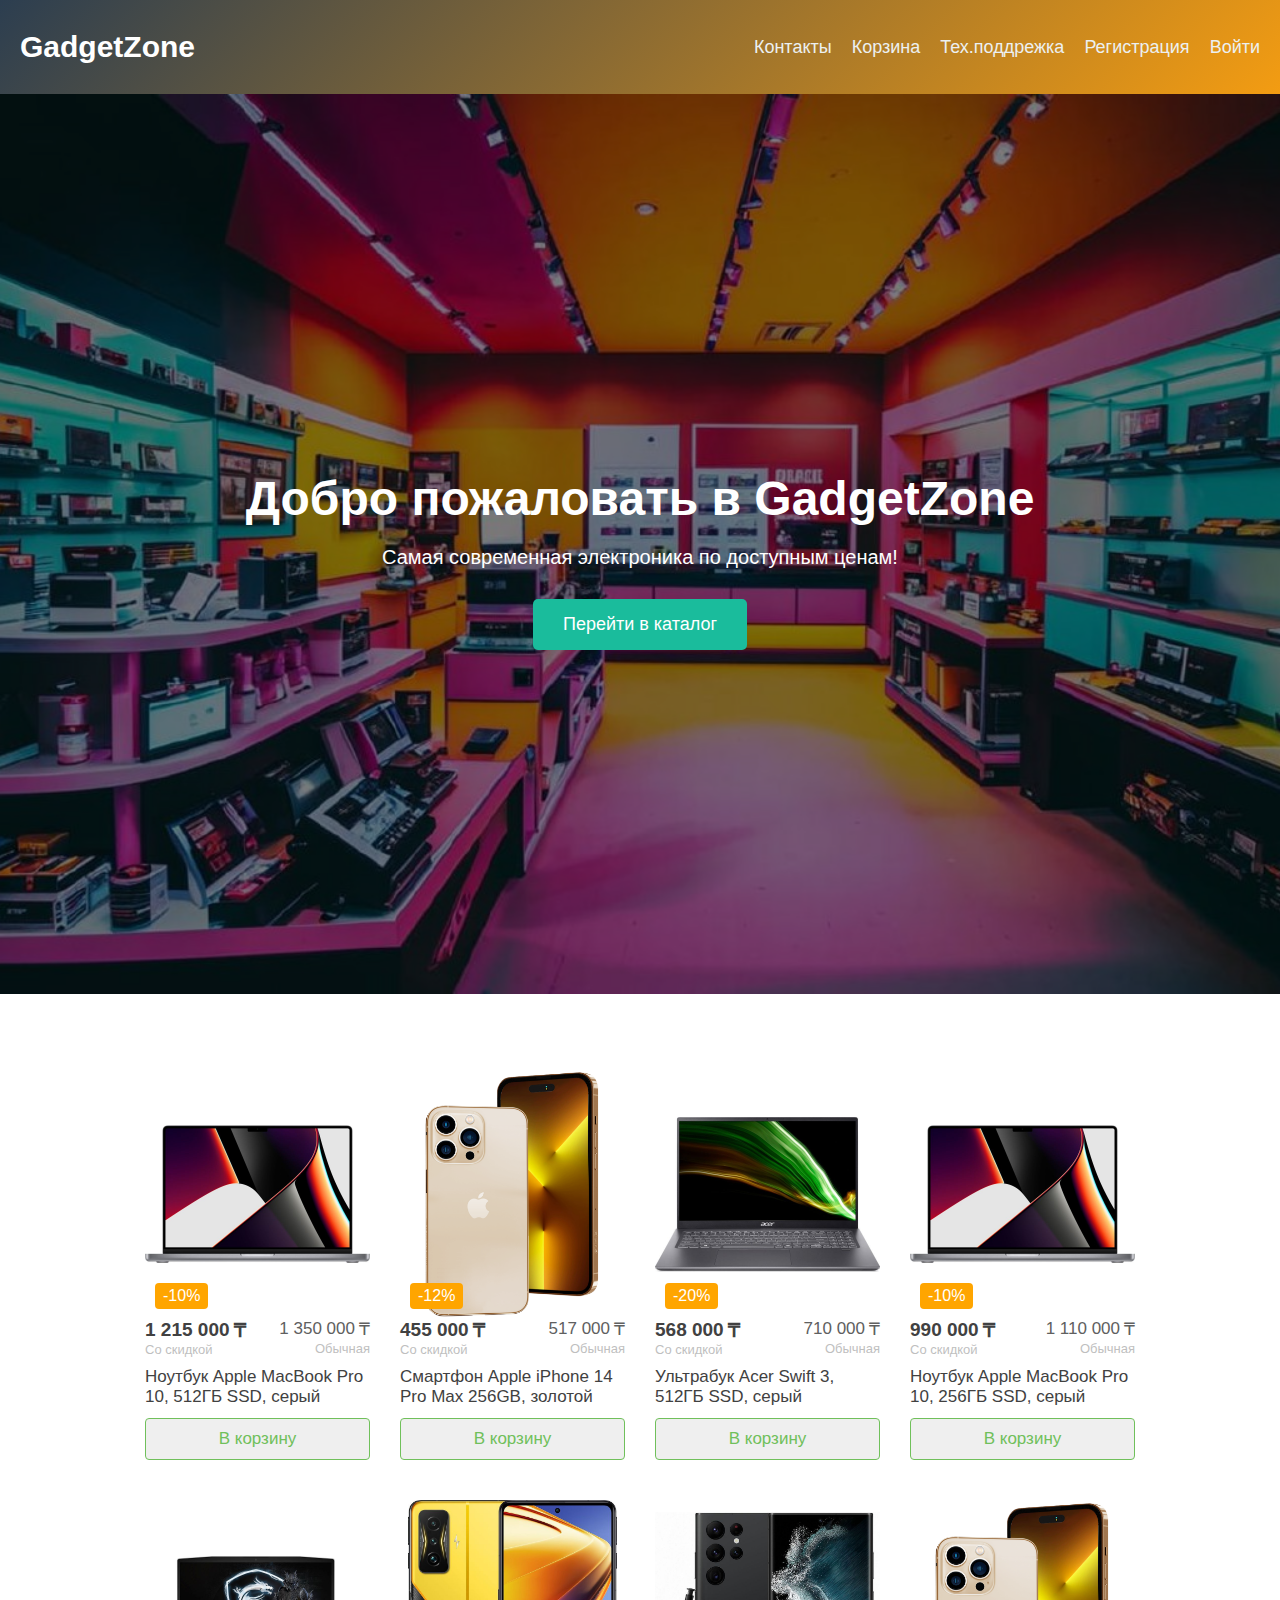
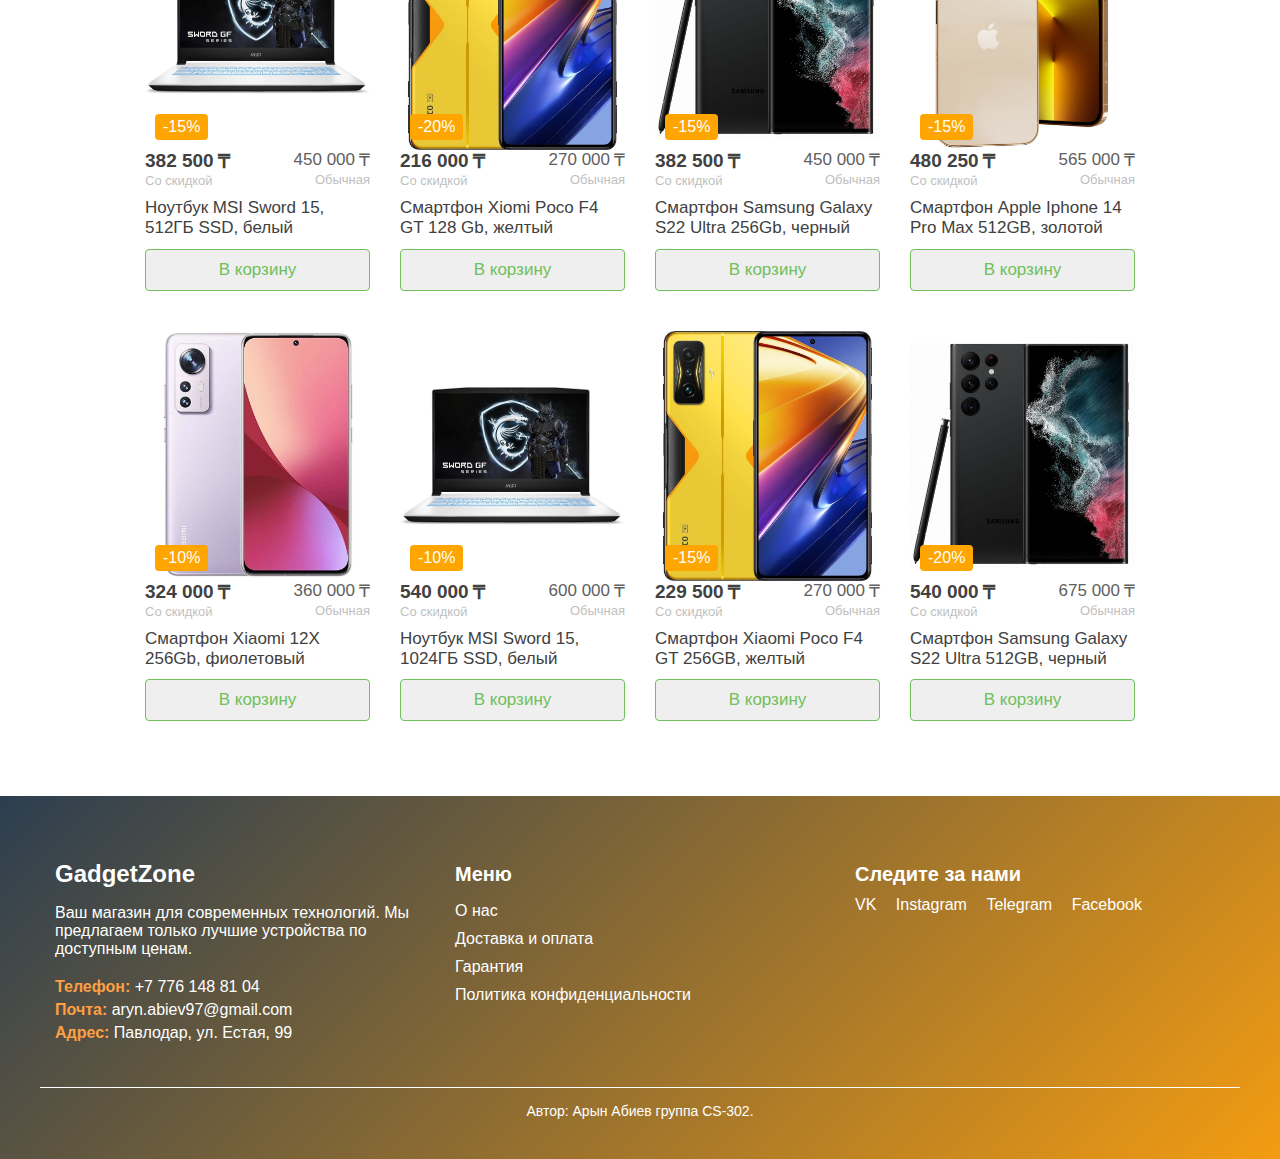
<file: index.html>
<!DOCTYPE html>
<html lang="en">
  <head>
    <meta charset="UTF-8" />
    <meta name="viewport" content="width=device-width, initial-scale=1.0" />
    <title>GadgetZone</title>
    <link rel="stylesheet" href="./css/style.css" />
  </head>
  <body>
    <header>
      <div class="logo">GadgetZone</div>
      <nav>
        <a href="#footer">Контакты</a>
        <a href="basket.html">Корзина</a>
        <a href="#!">Тех.поддрежка</a>
        <a href="register.html">Регистрация</a>
        <a href="login.html">Войти</a>
      </nav>
    </header>
    <section class="hero">
      <div class="hero-content">
        <h1>Добро пожаловать в GadgetZone</h1>
        <p>Самая современная электроника по доступным ценам!</p>
        <a href="#cards" class="hero-btn">Перейти в каталог</a>
      </div>
    </section>
    <section class="cards" id="cards">
      <div class="container container_cards">
        <div class="card">
          <div class="card_top">
            <a href="product.html" class="card_img">
              <img src="img/third.jpg" alt="second.png" />
            </a>
            <div class="card_label">-10%</div>
          </div>
          <div class="card_bottom">
            <div class="card_prices">
              <div class="card_price card_price--discount">1 215 000</div>
              <div class="card_price card_price--common">1 350 000</div>
            </div>
            <a href="product.html" class="card_title"
              >Ноутбук Apple MacBook Pro 10, 512ГБ SSD, серый</a
            >
            <button class="card_btn">В корзину</button>
          </div>
        </div>
        <div class="card">
          <div class="card_top">
            <a href="product.html" class="card_img">
              <img src="img/second.png" alt="iphone.jpg" />
            </a>
            <div class="card_label">-12%</div>
          </div>
          <div class="card_bottom">
            <div class="card_prices">
              <div class="card_price card_price--discount">455 000</div>
              <div class="card_price card_price--common">517 000</div>
            </div>
            <a href="product.html" class="card_title"
              >Смартфон Apple iPhone 14 Pro Max 256GB, золотой</a
            >
            <button class="card_btn">В корзину</button>
          </div>
        </div>
        <div class="card">
          <div class="card_top">
            <a href="product.html" class="card_img">
              <img src="img/fourth.jpg" alt="second.png" />
            </a>
            <div class="card_label">-20%</div>
          </div>
          <div class="card_bottom">
            <div class="card_prices">
              <div class="card_price card_price--discount">568 000</div>
              <div class="card_price card_price--common">710 000</div>
            </div>
            <a href="product.html" class="card_title"
              >Ультрабук Acer Swift 3, 512ГБ SSD, серый</a
            >
            <button class="card_btn">В корзину</button>
          </div>
        </div>
        <div class="card">
          <div class="card_top">
            <a href="product.html" class="card_img">
              <img src="img/third.jpg" alt="second.png" />
            </a>
            <div class="card_label">-10%</div>
          </div>
          <div class="card_bottom">
            <div class="card_prices">
              <div class="card_price card_price--discount">990 000</div>
              <div class="card_price card_price--common">1 110 000</div>
            </div>
            <a href="product.html" class="card_title"
              >Ноутбук Apple MacBook Pro 10, 256ГБ SSD, серый</a
            >
            <button class="card_btn">В корзину</button>
          </div>
        </div>
        <div class="card">
          <div class="card_top">
            <a href="product.html" class="card_img">
              <img src="img/fifth.jpg" alt="second.png" />
            </a>
            <div class="card_label">-15%</div>
          </div>
          <div class="card_bottom">
            <div class="card_prices">
              <div class="card_price card_price--discount">382 500</div>
              <div class="card_price card_price--common">450 000</div>
            </div>
            <a href="product.html" class="card_title"
              >Ноутбук MSI Sword 15, 512ГБ SSD, белый</a
            >
            <button class="card_btn">В корзину</button>
          </div>
        </div>
        <div class="card">
          <div class="card_top">
            <a href="product.html" class="card_img">
              <img src="img/sixth.jpg" alt="second.png" />
            </a>
            <div class="card_label">-20%</div>
          </div>
          <div class="card_bottom">
            <div class="card_prices">
              <div class="card_price card_price--discount">216 000</div>
              <div class="card_price card_price--common">270 000</div>
            </div>
            <a href="product.html" class="card_title"
              >Смартфон Xiomi Poco F4 GT 128 Gb, желтый</a
            >
            <button class="card_btn">В корзину</button>
          </div>
        </div>
        <div class="card">
          <div class="card_top">
            <a href="product.html" class="card_img">
              <img src="img/eighth.jpg" alt="second.png" />
            </a>
            <div class="card_label">-15%</div>
          </div>
          <div class="card_bottom">
            <div class="card_prices">
              <div class="card_price card_price--discount">382 500</div>
              <div class="card_price card_price--common">450 000</div>
            </div>
            <a href="product.html" class="card_title"
              >Смартфон Samsung Galaxy S22 Ultra 256Gb, черный</a
            >
            <button class="card_btn">В корзину</button>
          </div>
        </div>
        <div class="card">
          <div class="card_top">
            <a href="product.html" class="card_img">
              <img src="img/second.png" alt="second.png" />
            </a>
            <div class="card_label">-15%</div>
          </div>
          <div class="card_bottom">
            <div class="card_prices">
              <div class="card_price card_price--discount">480 250</div>
              <div class="card_price card_price--common">565 000</div>
            </div>
            <a href="product.html" class="card_title"
              >Смартфон Apple Iphone 14 Pro Max 512GB, золотой</a
            >
            <button class="card_btn">В корзину</button>
          </div>
        </div>
        <div class="card">
          <div class="card_top">
            <a href="product.html" class="card_img">
              <img src="img/seventh.jpg" alt="second.png" />
            </a>
            <div class="card_label">-10%</div>
          </div>
          <div class="card_bottom">
            <div class="card_prices">
              <div class="card_price card_price--discount">324 000</div>
              <div class="card_price card_price--common">360 000</div>
            </div>
            <a href="product.html" class="card_title"
              >Смартфон Xiaomi 12X 256Gb, фиолетовый</a
            >
            <button class="card_btn">В корзину</button>
          </div>
        </div>
        <div class="card">
          <div class="card_top">
            <a href="product.html" class="card_img">
              <img src="img/fifth.jpg" alt="second.png" />
            </a>
            <div class="card_label">-10%</div>
          </div>
          <div class="card_bottom">
            <div class="card_prices">
              <div class="card_price card_price--discount">540 000</div>
              <div class="card_price card_price--common">600 000</div>
            </div>
            <a href="product.html" class="card_title"
              >Ноутбук MSI Sword 15, 1024ГБ SSD, белый</a
            >
            <button class="card_btn">В корзину</button>
          </div>
        </div>
        <div class="card">
          <div class="card_top">
            <a href="product.html" class="card_img">
              <img src="img/sixth.jpg" alt="smartphone.jpg" />
            </a>
            <div class="card_label">-15%</div>
          </div>
          <div class="card_bottom">
            <div class="card_prices">
              <div class="card_price card_price--discount">229 500</div>
              <div class="card_price card_price--common">270 000</div>
            </div>
            <a href="product.html" class="card_title"
              >Смартфон Xiaomi Poco F4 GT 256GB, желтый</a
            >
            <button class="card_btn">В корзину</button>
          </div>
        </div>
        <div class="card">
          <div class="card_top">
            <a href="product.html" class="card_img">
              <img src="img/eighth.jpg" alt="smartphone.jpg" />
            </a>
            <div class="card_label">-20%</div>
          </div>
          <div class="card_bottom">
            <div class="card_prices">
              <div class="card_price card_price--discount">540 000</div>
              <div class="card_price card_price--common">675 000</div>
            </div>
            <a href="product.html" class="card_title"
              >Смартфон Samsung Galaxy S22 Ultra 512GB, черный</a
            >
            <button class="card_btn">В корзину</button>
          </div>
        </div>
      </div>
    </section>
    <footer class="footer" id="footer">
      <div class="container">
        <div class="footer-content">
          <div class="footer-left">
            <h3>GadgetZone</h3>
            <p>
              Ваш магазин для современных технологий. Мы предлагаем только
              лучшие устройства по доступным ценам.
            </p>
            <div class="contact-info">
              <p><strong>Телефон:</strong> +7 776 148 81 04</p>
              <p><strong>Почта:</strong> aryn.abiev97@gmail.com</p>
              <p><strong>Адрес:</strong> Павлодар, ул. Естая, 99</p>
            </div>
          </div>
          <div class="footer-middle">
            <h4>Меню</h4>
            <ul>
              <li><a href="#!">О нас</a></li>
              <li><a href="#!">Доставка и оплата</a></li>
              <li><a href="#!">Гарантия</a></li>
              <li><a href="#!">Политика конфиденциальности</a></li>
            </ul>
          </div>

          <div class="footer-right">
            <h4>Следите за нами</h4>
            <div class="social-links">
              <a href="#!">VK</a>
              <a href="#!">Instagram</a>
              <a href="#!">Telegram</a>
              <a href="#!">Facebook</a>
            </div>
          </div>
        </div>

        <div class="footer-bottom">
          <p>Автор: Арын Абиев группа CS-302.</p>
        </div>
      </div>
    </footer>
  </body>
</html>
</file>
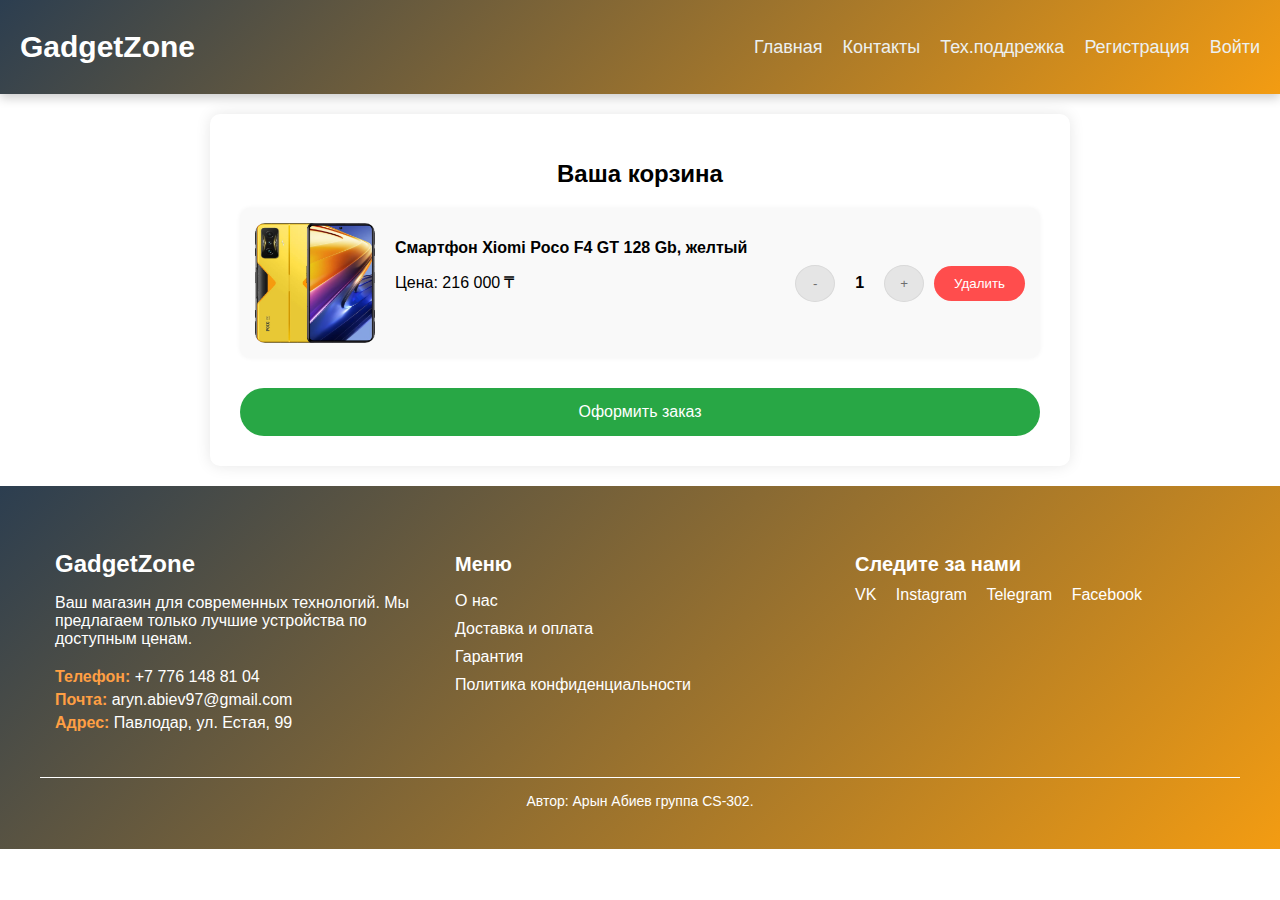
<file: basket.html>
<!DOCTYPE html>
<html lang="en">
  <head>
    <meta charset="UTF-8" />
    <meta name="viewport" content="width=device-width, initial-scale=1.0" />
    <title>basket</title>
    <link rel="stylesheet" href="./css/style.css" />
    <link rel="stylesheet" href="./css/basket.css" />
  </head>
  <body>
    <header>
      <div class="logo">GadgetZone</div>
      <nav>
        <a href="index.html">Главная</a>
        <a href="#footer">Контакты</a>
        <a href="#!">Тех.поддрежка</a>
        <a href="register.html">Регистрация</a>
        <a href="login.html">Войти</a>
      </nav>
    </header>
    <section class="basket">
      <h1>Ваша корзина</h1>

      <div class="basket-item">
        <img src="img/sixth.jpg" alt="Ноутбук Acer" />
        <div class="basket-item-info">
          <p><strong>Смартфон Xiomi Poco F4 GT 128 Gb, желтый</strong></p>
          <p class="price">Цена: 216 000</p>
        </div>
        <div class="basket-item-actions">
          <button class="quantity-btn minus">-</button>
          <span class="quantity">1</span>
          <button class="quantity-btn plus">+</button>
          <button class="remove-btn">Удалить</button>
        </div>
      </div>

      <div class="basket-summary">
        <button class="checkout-btn">Оформить заказ</button>
      </div>
    </section>

    <footer class="footer" id="footer">
      <div class="container">
        <div class="footer-content">
          <div class="footer-left">
            <h3>GadgetZone</h3>
            <p>
              Ваш магазин для современных технологий. Мы предлагаем только
              лучшие устройства по доступным ценам.
            </p>
            <div class="contact-info">
              <p><strong>Телефон:</strong> +7 776 148 81 04</p>
              <p><strong>Почта:</strong> aryn.abiev97@gmail.com</p>
              <p><strong>Адрес:</strong> Павлодар, ул. Естая, 99</p>
            </div>
          </div>
          <div class="footer-middle">
            <h4>Меню</h4>
            <ul>
              <li><a href="#!">О нас</a></li>
              <li><a href="#!">Доставка и оплата</a></li>
              <li><a href="#!">Гарантия</a></li>
              <li><a href="#!">Политика конфиденциальности</a></li>
            </ul>
          </div>

          <div class="footer-right">
            <h4>Следите за нами</h4>
            <div class="social-links">
              <a href="#!">VK</a>
              <a href="#!">Instagram</a>
              <a href="#!">Telegram</a>
              <a href="#!">Facebook</a>
            </div>
          </div>
        </div>

        <div class="footer-bottom">
          <p>Автор: Арын Абиев группа CS-302.</p>
        </div>
      </div>
    </footer>
  </body>
</html>
</file>
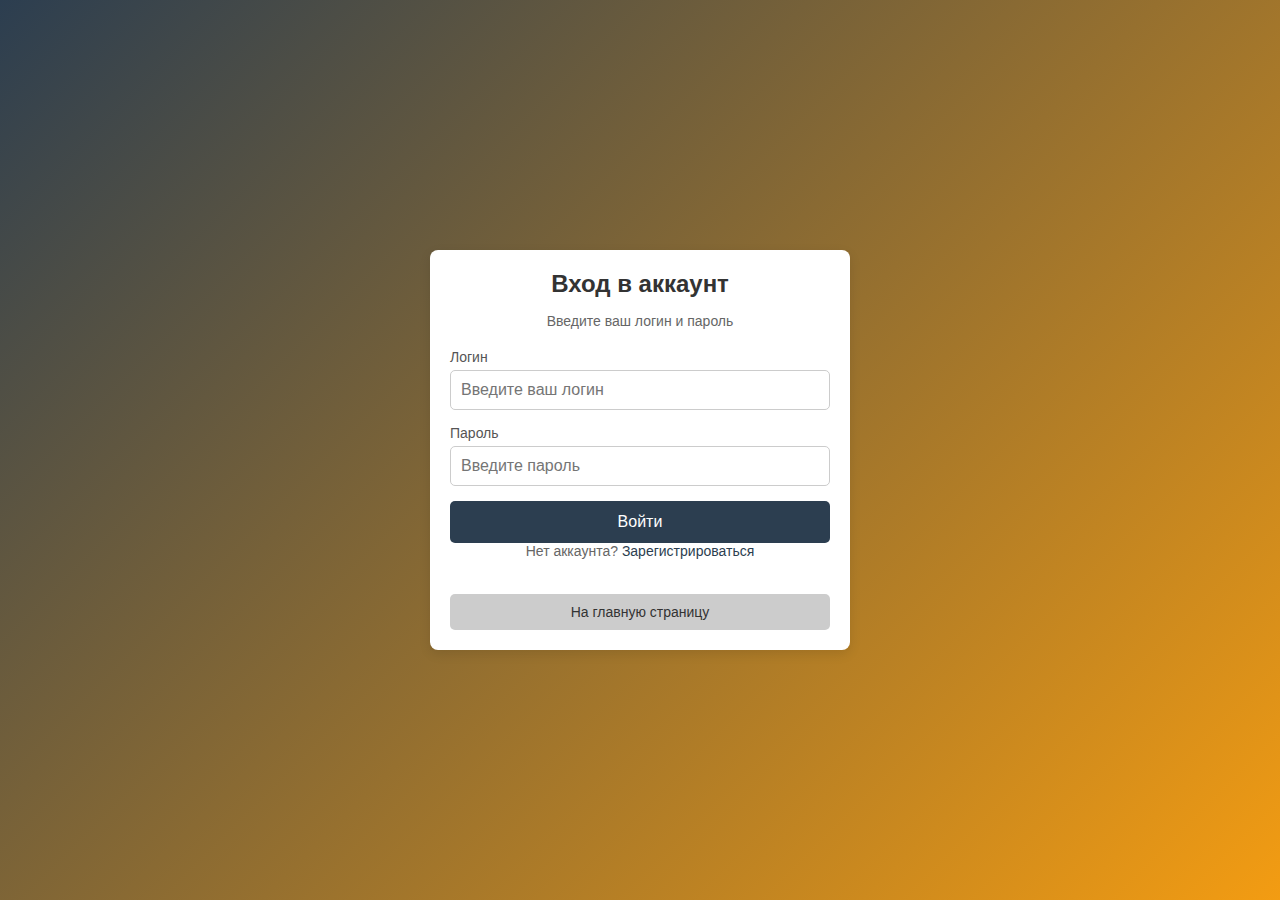
<file: login.html>
<!DOCTYPE html>
<html lang="en">
  <head>
    <meta charset="UTF-8" />
    <meta name="viewport" content="width=device-width, initial-scale=1.0" />
    <title>log</title>
    <link rel="stylesheet" href="./css/auth.css" />
  </head>
  <body>
    <div class="auth-container">
      <div class="auth-form">
        <h2>Вход в аккаунт</h2>
        <p>Введите ваш логин и пароль</p>
        <form>
          <div class="input-field">
            <label for="username">Логин</label>
            <input
              type="text"
              id="username"
              name="username"
              placeholder="Введите ваш логин"
            />
          </div>
          <div class="input-field">
            <label for="password">Пароль</label>
            <input
              type="password"
              id="password"
              name="password"
              placeholder="Введите пароль"
            />
          </div>
          <button type="submit" class="auth-button">Войти</button>
        </form>
        <p>Нет аккаунта? <a href="register.html">Зарегистрироваться</a></p>
        <a href="index.html" class="back-button">На главную страницу</a>
      </div>
    </div>
  </body>
</html>
</file>
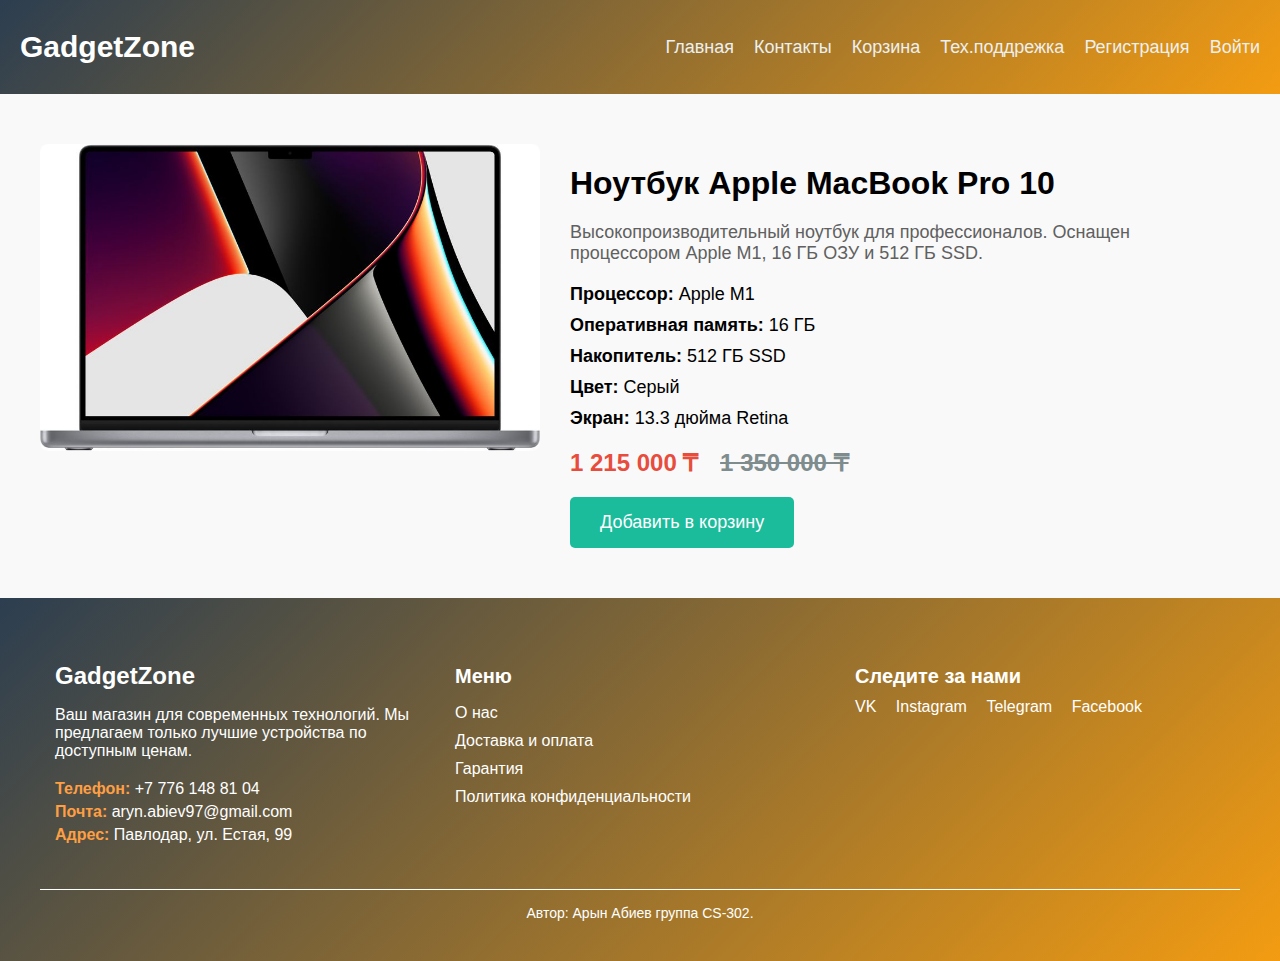
<file: product.html>
<!DOCTYPE html>
<html lang="en">
  <head>
    <meta charset="UTF-8" />
    <meta name="viewport" content="width=device-width, initial-scale=1.0" />
    <title>product</title>
    <link rel="stylesheet" href="./css/style.css" />
    <link rel="stylesheet" href="./css/product.css" />
  </head>
  <body>
    <header>
      <div class="logo">GadgetZone</div>
      <nav>
        <a href="index.html">Главная</a>
        <a href="#footer">Контакты</a>
        <a href="#contacts">Корзина</a>
        <a href="#contacts">Тех.поддрежка</a>
        <a href="register.html">Регистрация</a>
        <a href="login.html">Войти</a>
      </nav>
    </header>
    <section class="product-details">
      <div class="container">
        <div class="product-content">
          <div class="product-image">
            <img src="img/third.jpg" alt="Product Image" />
          </div>
          <div class="product-info">
            <h1 class="product-title">Ноутбук Apple MacBook Pro 10</h1>
            <p class="product-description">
              Высокопроизводительный ноутбук для профессионалов. Оснащен
              процессором Apple M1, 16 ГБ ОЗУ и 512 ГБ SSD.
            </p>
            <ul class="product-specs">
              <li><strong>Процессор:</strong> Apple M1</li>
              <li><strong>Оперативная память:</strong> 16 ГБ</li>
              <li><strong>Накопитель:</strong> 512 ГБ SSD</li>
              <li><strong>Цвет:</strong> Серый</li>
              <li><strong>Экран:</strong> 13.3 дюйма Retina</li>
            </ul>
            <div class="product-pricing">
              <span class="discount-price">1 215 000 ₸</span>
              <span class="original-price">1 350 000 ₸</span>
            </div>
            <button class="product-btn">Добавить в корзину</button>
          </div>
        </div>
      </div>
    </section>
    <footer class="footer" id="footer">
      <div class="container">
        <div class="footer-content">
          <div class="footer-left">
            <h3>GadgetZone</h3>
            <p>
              Ваш магазин для современных технологий. Мы предлагаем только
              лучшие устройства по доступным ценам.
            </p>
            <div class="contact-info">
              <p><strong>Телефон:</strong> +7 776 148 81 04</p>
              <p><strong>Почта:</strong> aryn.abiev97@gmail.com</p>
              <p><strong>Адрес:</strong> Павлодар, ул. Естая, 99</p>
            </div>
          </div>
          <div class="footer-middle">
            <h4>Меню</h4>
            <ul>
              <li><a href="#!">О нас</a></li>
              <li><a href="#!">Доставка и оплата</a></li>
              <li><a href="#!">Гарантия</a></li>
              <li><a href="#!">Политика конфиденциальности</a></li>
            </ul>
          </div>
          <div class="footer-right">
            <h4>Следите за нами</h4>
            <div class="social-links">
              <a href="#!">VK</a>
              <a href="#!">Instagram</a>
              <a href="#!">Telegram</a>
              <a href="#!">Facebook</a>
            </div>
          </div>
        </div>

        <div class="footer-bottom">
          <p>Автор: Арын Абиев группа CS-302.</p>
        </div>
      </div>
    </footer>
  </body>
</html>
</file>
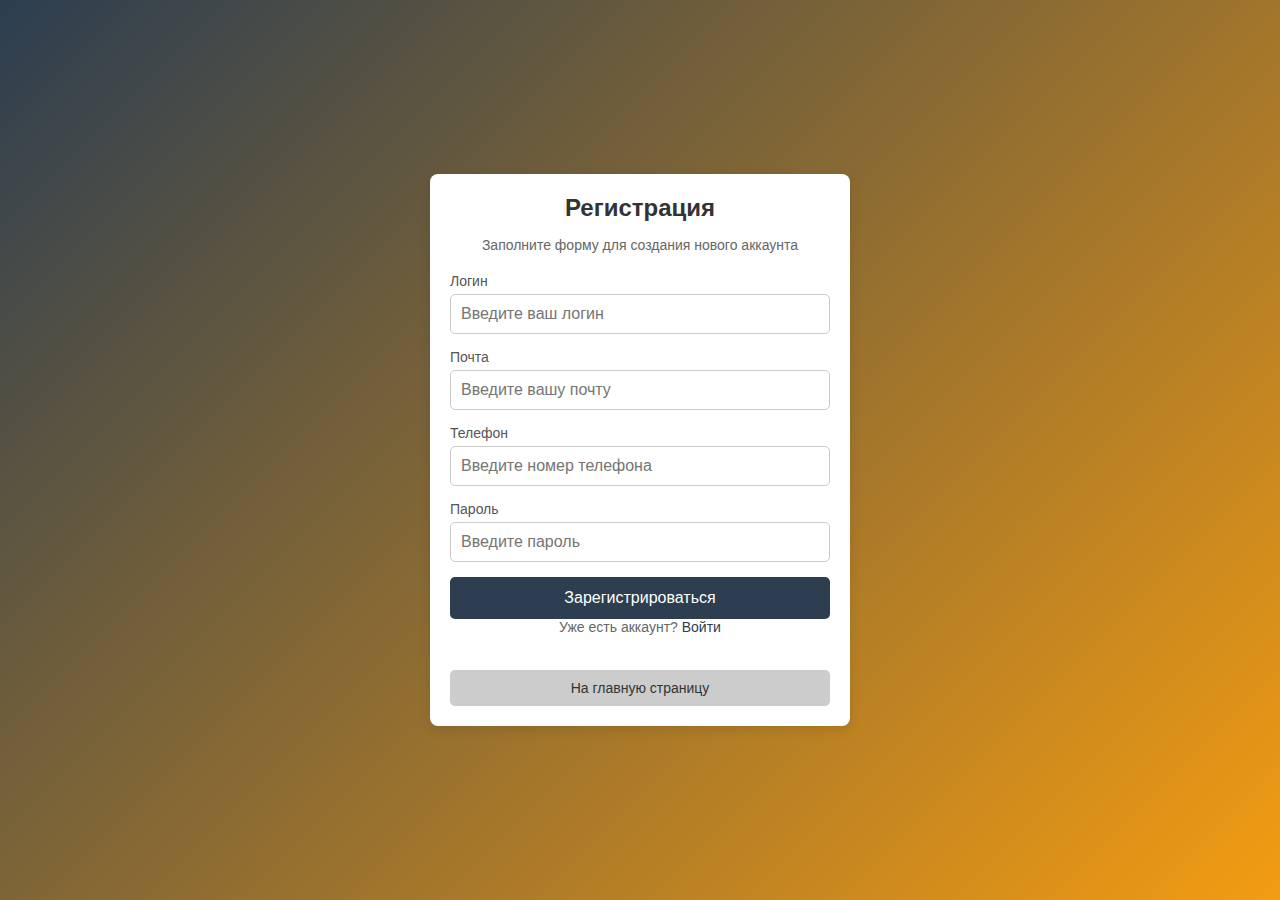
<file: register.html>
<!DOCTYPE html>
<html lang="en">
  <head>
    <meta charset="UTF-8" />
    <meta name="viewport" content="width=device-width, initial-scale=1.0" />
    <title>reg</title>
    <link rel="stylesheet" href="./css/auth.css" />
  </head>
  <body>
    <div class="auth-container">
      <div class="auth-form">
        <h2>Регистрация</h2>
        <p>Заполните форму для создания нового аккаунта</p>
        <form>
          <div class="input-field">
            <label for="username">Логин</label>
            <input
              type="text"
              id="username"
              name="username"
              placeholder="Введите ваш логин"
            />
          </div>
          <div class="input-field">
            <label for="email">Почта</label>
            <input
              type="email"
              id="email"
              name="email"
              placeholder="Введите вашу почту"
            />
          </div>
          <div class="input-field">
            <label for="phone">Телефон</label>
            <input
              type="tel"
              id="phone"
              name="phone"
              placeholder="Введите номер телефона"
            />
          </div>
          <div class="input-field">
            <label for="password">Пароль</label>
            <input
              type="password"
              id="password"
              name="password"
              placeholder="Введите пароль"
            />
          </div>
          <button type="submit" class="auth-button">Зарегистрироваться</button>
        </form>
        <p>Уже есть аккаунт? <a href="login.html">Войти</a></p>
        <a href="index.html" class="back-button">На главную страницу</a>
      </div>
    </div>
  </body>
</html>
</file>
<file: css/style.css>
body {
  margin: 0;
  font-family: "Arial", sans-serif;
}

header {
  display: flex;
  justify-content: space-between;
  align-items: center;
  padding: 30px 20px;
  background: linear-gradient(135deg, #2c3e50, #f39c12);
  box-shadow: 0 4px 10px rgba(0, 0, 0, 0.2);
  color: white;
}

.logo {
  font-size: 30px;
  font-weight: bold;
}

nav {
  display: flex;
  gap: 20px;
}

nav a {
  text-decoration: none;
  color: #ecf0f1;
  font-size: 18px;
  transition: 0.3s;
}

nav a:hover {
  color: #ff9f43;
}

.hero {
  height: 100vh;
  background-image: url("../img/first.jpg");
  background-size: cover;
  background-position: center;
  display: flex;
  align-items: center;
  justify-content: center;
  text-align: center;
  color: white;
  position: relative;
}

.hero::before {
  content: "";
  position: absolute;
  top: 0;
  left: 0;
  width: 100%;
  height: 100%;
  background-color: rgba(0, 0, 0, 0.5);
  z-index: 1;
}

.hero-content {
  position: relative;
  z-index: 2;
}

.hero h1 {
  font-size: 48px;
  margin-bottom: 20px;
}

.hero p {
  font-size: 20px;
  margin-bottom: 30px;
}

.hero-btn {
  display: inline-block;
  padding: 15px 30px;
  font-size: 18px;
  color: white;
  background-color: #1abc9c;
  text-decoration: none;
  border-radius: 5px;
}

.card {
  width: 225px;
  min-height: 350px;
  box-shadow: 1px 2px 4px rgba(0, 0, 0, 0, 1);
  display: flex;
  flex-direction: column;
  border-radius: 4px;
  position: relative;
  transition: 0.2s;
}

.card:hover {
  box-shadow: 4px 8px 16px rgba(255, 102, 51, 0.2);
}

.card_top {
  flex: 0 0 250px;
  position: relative;
  overflow: hidden;
}

.card_img {
  position: absolute;
  top: 0px;
  left: 0px;
  width: 100%;
  height: 100%;
  display: block;
}

.card_img > img {
  width: 100%;
  height: 100%;
  object-fit: contain;
  transition: 0.2s;
}

.card_img:hover > img {
  transform: scale(1.1);
}

.card_label {
  position: absolute;
  bottom: 10px;
  left: 10px;
  padding: 4px 8px;
  background-color: orange;
  border-radius: 4px;
  color: #fff;
  font-weight: 400;
  font-size: 16px;
}

.card_bottom {
  flex: 1 0 auto;
}

.card_prices {
  display: flex;
  margin-bottom: 10px;
}

.card_price {
  width: 50%;
}

.card_price::after {
  content: "\20B8";
  margin-left: 4px;
}

.card_price--discount {
  font-weight: 700;
  font-size: 19px;
  color: #414141;
  display: flex;
  flex-wrap: wrap-reverse;
}

.card_price--discount::before {
  content: "Со скидкой";
  font-weight: 400;
  font-size: 13px;
  color: #bfbfbf;
}

.card_price--common {
  font-weight: 400;
  font-size: 17px;
  color: #606060;
  display: flex;
  flex-wrap: wrap-reverse;
  justify-content: flex-end;
}

.card_price--common::before {
  content: "Обычная";
  font-weight: 400;
  font-size: 13px;
  color: #bfbfbf;
}

.card_title {
  display: block;
  margin-bottom: 10px;
  font-weight: 400;
  font-size: 17px;
  line-height: 1.2;
  text-decoration: none;
  color: #414141;
}

.card_title:hover {
  color: #ff6633;
}

.card_btn {
  display: block;
  width: 100%;
  font-weight: 400;
  font-size: 17px;
  color: #70c05b;
  padding: 10px;
  text-align: center;
  border: 1px solid #70c05b;
  border-radius: 4px;
}

.card_btn:hover {
  background-color: #70c05b;
  color: #fff;
}

.cards {
  padding: 75px 0;
}

.container {
  width: 100%;
  max-width: 1200px;
  padding: 0 15px;
  margin: 0 auto;
}

.container_cards {
  display: grid;
  width: 100%;
  grid-template-columns: repeat(auto-fill, 225px);
  justify-content: center;
  justify-items: center;
  margin: 0 auto;
  column-gap: 30px;
  row-gap: 40px;
}

.footer {
  background: linear-gradient(135deg, #2c3e50, #f39c12);
  color: white;
  padding: 40px 0;
}

.footer .container {
  width: 100%;
  max-width: 1200px;
  padding: 0 15px;
  margin: 0 auto;
}

.footer-content {
  display: flex;
  justify-content: space-between;
  align-items: flex-start;
  flex-wrap: wrap;
}

.footer-left,
.footer-middle,
.footer-right {
  flex: 1;
  padding: 0 15px;
  margin-bottom: 20px;
}

.footer-left h3 {
  font-size: 24px;
  margin-bottom: 10px;
}

.footer-left p {
  font-size: 16px;
}

.footer-middle h4,
.footer-right h4 {
  font-size: 20px;
  margin-bottom: 10px;
}

.footer-middle ul,
.footer-right .social-links {
  list-style-type: none;
  padding: 0;
}

.footer-middle ul li {
  margin-bottom: 10px;
}

.footer-middle ul li a,
.footer-right .social-links a {
  text-decoration: none;
  color: white;
  font-size: 16px;
  transition: color 0.3s;
}

.footer-middle ul li a:hover,
.footer-right .social-links a:hover {
  color: #ff9f43;
}

.footer-right .social-links a {
  margin-right: 15px;
}

.footer-bottom {
  text-align: center;
  margin-top: 20px;
  font-size: 14px;
  border-top: 1px solid #fff;
  padding-top: 15px;
}

.footer-bottom p {
  margin: 0;
}

.contact-info {
  margin-top: 20px;
}

.contact-info p {
  font-size: 16px;
  margin: 5px 0;
}

.contact-info strong {
  font-weight: bold;
  color: #ff9f43;
}

html {
  scroll-behavior: smooth;
}
</file>
<file: css/basket.css>
.basket {
  padding: 30px;
  background-color: #fff;
  box-shadow: 0 0 15px rgba(0, 0, 0, 0.1);
  max-width: 800px;
  margin: 20px auto;
  border-radius: 10px;
}

.basket h1 {
  text-align: center;
  font-size: 24px;
  margin-bottom: 20px;
}

.basket-item {
  display: flex;
  justify-content: space-between;
  padding: 15px;
  background-color: #f9f9f9;
  margin-bottom: 15px;
  border-radius: 10px;
  box-shadow: 0 0 5px rgba(0, 0, 0, 0.05);
}

.basket-item img {
  width: 120px;
  height: 120px;
  border-radius: 10px;
}

.basket-item-info {
  flex-grow: 1;
  padding-left: 20px;
}

.basket-item-actions {
  display: flex;
  align-items: center;
  gap: 10px;
  justify-content: center;
}

.quantity-btn {
  padding: 10px;
  background-color: #ddd;
  color: #333;
  border: 1px solid #ccc;
  cursor: pointer;
  transition: 0.3s;
  width: 40px;
  opacity: 0.7;
  border-radius: 50%;
}

.quantity-btn:hover {
  background-color: #bbb;
  transform: scale(1.1);
}

.quantity-btn:focus {
  outline: none;
}

.quantity {
  font-size: 16px;
  margin: 0 10px;
  font-weight: bold;
}

.remove-btn {
  padding: 10px 20px;
  background-color: #ff4d4d;
  color: white;
  border: none;
  cursor: pointer;
  transition: 0.3s;
  border-radius: 50px;
}

.remove-btn:hover {
  background-color: #ff1a1a;
}

.checkout-btn {
  background-color: #28a745;
  width: 100%;
  margin-top: 15px;
  padding: 15px;
  color: white;
  border: none;
  font-size: 16px;
  border-radius: 50px;
}

.checkout-btn:hover {
  background-color: #218838;
}

.price::after {
  content: "\20B8";
  margin-left: 4px;
}
</file>
<file: css/auth.css>
* {
  margin: 0;
  padding: 0;
  box-sizing: border-box;
}

body {
  font-family: "Arial", sans-serif;
  background: linear-gradient(135deg, #2c3e50, #f39c12);
  display: flex;
  justify-content: center;
  align-items: center;
  height: 100vh;
  margin: 0;
}

.auth-container {
  width: 100%;
  max-width: 420px;
  padding: 20px;
  background-color: #fff;
  box-shadow: 0 4px 12px rgba(0, 0, 0, 0.1);
  border-radius: 8px;
}

.auth-form h2 {
  text-align: center;
  color: #333;
  margin-bottom: 15px;
}

.auth-form p {
  text-align: center;
  font-size: 14px;
  color: #666;
  margin-bottom: 20px;
}

.input-field {
  margin-bottom: 15px;
}

.input-field label {
  font-size: 14px;
  color: #555;
  display: block;
  margin-bottom: 5px;
}

.input-field input {
  width: 100%;
  padding: 10px;
  font-size: 16px;
  border: 1px solid #ccc;
  border-radius: 5px;
}

.auth-button {
  width: 100%;
  padding: 12px;
  background-color: #2c3e50;
  color: #fff;
  font-size: 16px;
  border: none;
  border-radius: 5px;
  cursor: pointer;
  transition: 0.3s;
}

.auth-button:hover {
  background-color: #f39c12;
}

a {
  text-decoration: none;
  color: #2c3e50;
}

a:hover {
  color: #f39c12;
}

.back-button {
  display: inline-block;
  margin-top: 15px;
  font-size: 14px;
  text-align: center;
  width: 100%;
  padding: 10px;
  background-color: #ccc;
  border-radius: 5px;
  color: #333;
  text-decoration: none;
}

.back-button:hover {
  background-color: #2c3e50;
  color: #fff;
}
</file>
<file: css/product.css>
.product-details {
  padding: 50px 0;
  background-color: #f9f9f9;
}

.product-content {
  display: flex;
  flex-wrap: wrap;
  gap: 30px;
}

.product-image img {
  width: 100%;
  max-width: 500px;
  border-radius: 8px;
}

.product-info {
  max-width: 600px;
}

.product-title {
  font-size: 32px;
  margin-bottom: 20px;
}

.product-description {
  font-size: 18px;
  margin-bottom: 20px;
  color: #606060;
}

.product-specs {
  list-style-type: none;
  padding: 0;
  margin-bottom: 20px;
}

.product-specs li {
  font-size: 18px;
  margin-bottom: 10px;
}

.product-pricing {
  font-size: 24px;
  font-weight: bold;
  margin-bottom: 20px;
}

.discount-price {
  color: #e74c3c;
  margin-right: 15px;
}

.original-price {
  text-decoration: line-through;
  color: #7f8c8d;
}

.product-btn {
  padding: 15px 30px;
  font-size: 18px;
  background-color: #1abc9c;
  color: white;
  border: none;
  border-radius: 5px;
  cursor: pointer;
  transition: 0.3s;
}

.product-btn:hover {
  background-color: #16a085;
}
</file>
